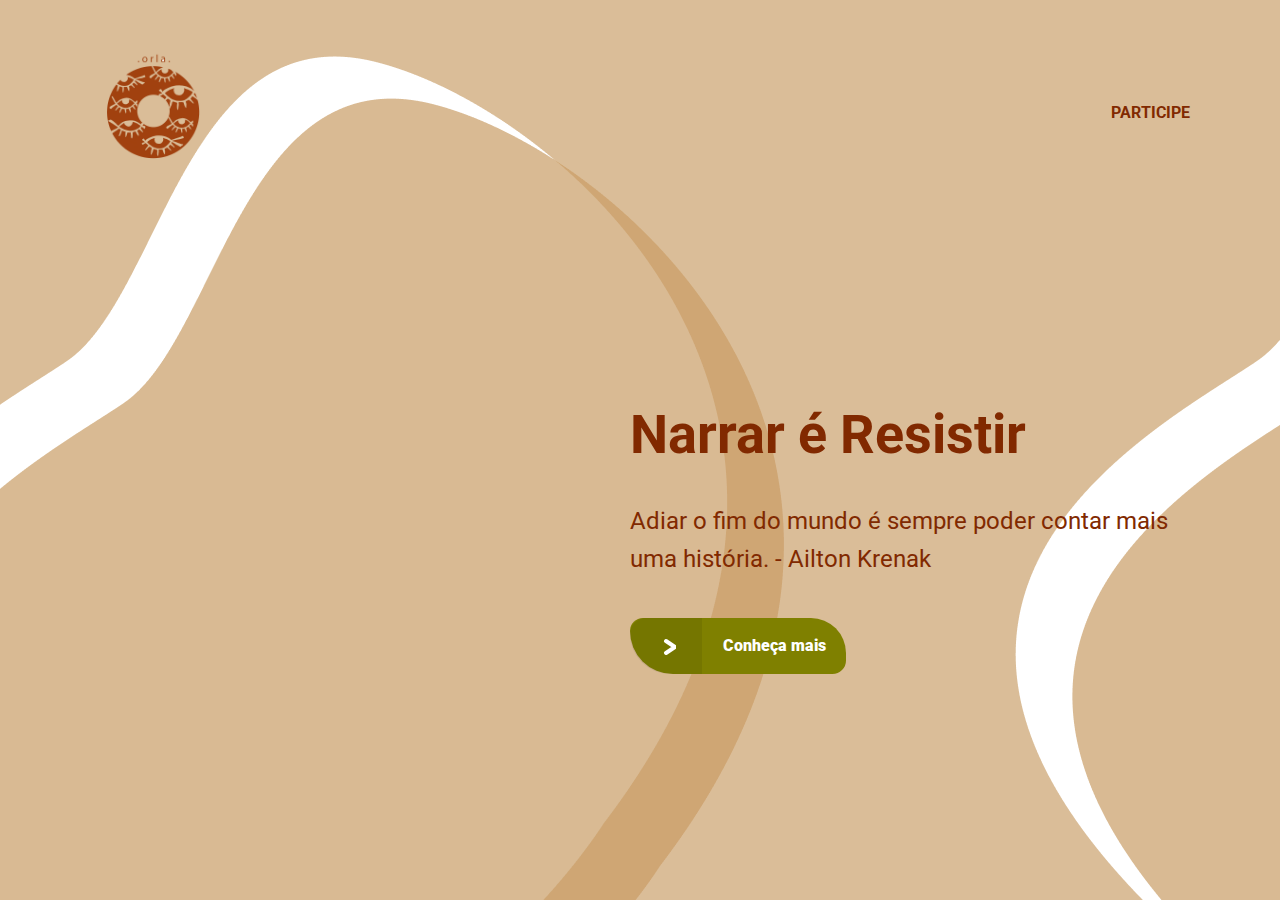
<file: index.html>
<!DOCTYPE html>
<html lang="en">

<head>
    <meta charset="UTF-8">
    <meta name="viewport" content="width=device-width, initial-scale=1.0">
    <title>Narrar é Resistir</title>
    <link href="https://fonts.googleapis.com/css2?family=Roboto:wght@300;700&display=swap" rel="stylesheet">
    <link rel="stylesheet" href="./src/style/main.css">
    <link rel="stylesheet" href="./src/style/home.css">
    <link rel="stylesheet" href="./src/style/modal.css">
    <link rel="stylesheet" href="./src/style/responsive.css">
</head>

<body>

    <div id="page-home">
        <div class="content">

            <header>
                <a href="index.html">
                    <img src="./src/assets/orlaaguas.png" alt="Logomarca da Orla"></a>
                <a class="bounce-in-top" href="contato.html"><span></span>Participe</a>
            </header>

            <main>
                <h1>Narrar é Resistir</h1>
                <p>Adiar o fim do mundo é sempre poder contar mais uma história. - Ailton Krenak</p>

                <a href="#"><span></span><strong>Conheça mais</strong></a>
            </main>
        </div>
    </div>

    <div id="modal" class="hide">
        <div class="content">
            <div class="header">
                <h2>Narrar é Resistir</h2>
                <a href="#">Fechar</a>
            </div>

            <form action="playlist.html">

                <div class="field">
                    <h3>Bem Vinda(o)! O Projeto...</h3>
                    <p>É uma coletânea online de narrativas ribeirinhas. A narrativa é uma forma milenar de resistência, tendo o poder de resgatar memórias individuais e coletivas, afirmar pertencimentos, conectar pessoas e criar presença em tempos de ausência.  A cada episódio, descobriremos os caminhos, cenários e personagens do Rio das Velhas e seus afluentes, guiados pelas histórias contadas pelos seus moradores.
                        <br></br>

                        O projeto “Narrar é Resistir” foi idealizado pelo coletivo “Orla”, uma articulação entre
                        movimentos que atuam na região de Venda Nova/BH, que visam sensibilizar, integrar e mobilizar
                        comunidades ribeirinhas a fim de potencializar o debate e ações que promovam saúde pública,
                        qualidade de vida, pertencimento, consciência ambiental e valorização cultural.
                        <br></br>
                    </p>
                    <h3>Está pronto para embarcar nessas águas?</h3>
                    <button>
                        <img src="./src/assets/play-white.svg" alt="botão de play">
                    </button>
                </div>
            </form>
        </div>
    </div>



    <script src="./src/scripts/index.js"></script>

</body>

</html>
</file>
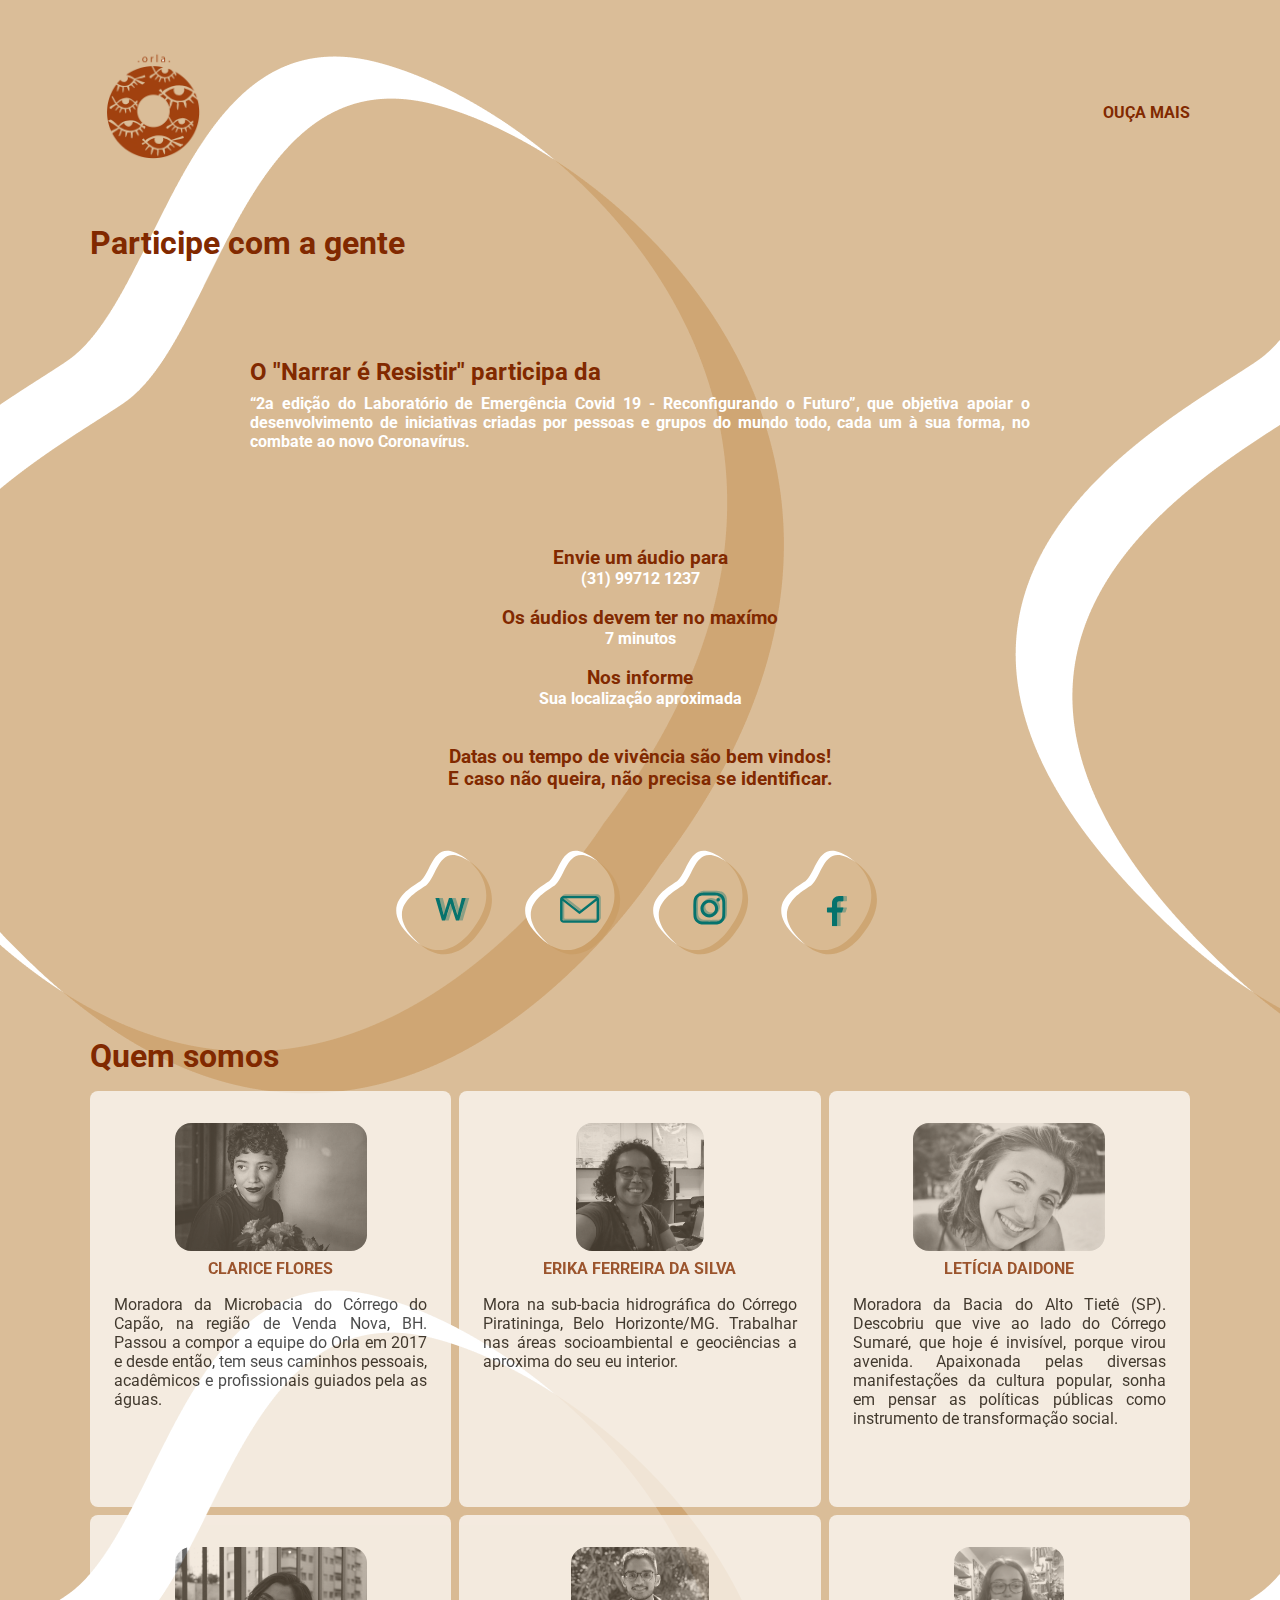
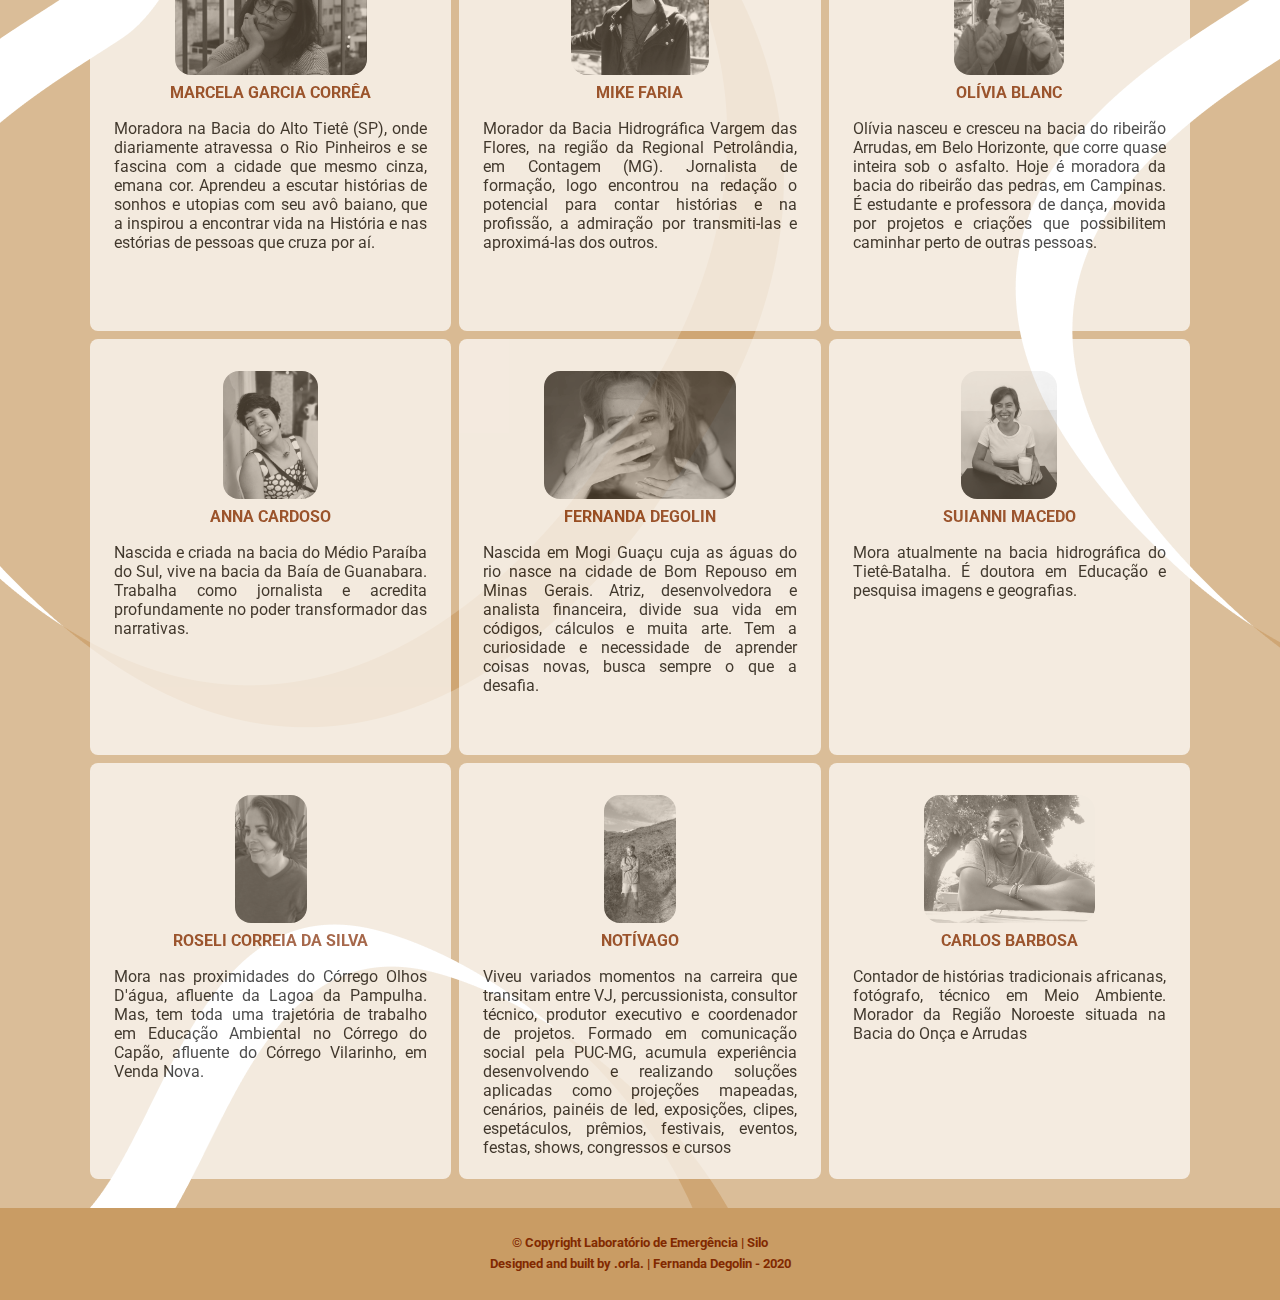
<file: contato.html>
<!DOCTYPE html>
<html lang="en">

<head>
    <meta charset="UTF-8">
    <meta name="viewport" content="width=device-width, initial-scale=1.0">
    <title>Contatos</title>

    <link href="https://fonts.googleapis.com/css2?family=Roboto:wght@300;700&display=swap" rel="stylesheet">
    <link rel="stylesheet" href="./src/style/main.css">
    <link rel="stylesheet" href="./src/style/contato.css">
    <link rel="stylesheet" href="./src/style/responsive.css">
</head>

<body>
    <div id="page-contato">
        <div class="content">

            <header>
                <a href="index.html">
                    <img src="./src/assets/orlaaguas.png" alt="Logomarca da Orla">
                </a>

                <a class="bounce-in-top" href="playlist.html">
                    <span></span>Ouça mais
                </a>  
            </header>

            <div class="contato">
                <h1>Participe com a gente</h1>
               
                    <div class="playlist-descricao-contato">
                        <h2>
                            O "Narrar é Resistir" participa da
                        </h2>
                        <p>
                            “2a edição do Laboratório de Emergência Covid 19 - Reconfigurando o Futuro”, que objetiva apoiar o desenvolvimento de iniciativas criadas por pessoas e grupos  do mundo todo, cada um à sua forma, no combate ao novo Coronavírus.
                        </p>
                    </div>

                <div class="contato-instrucao">
                    <!-- <span></span> -->
                    <h3>Envie um áudio para</h3>
                    <a href="https://bit.ly/30RUR4d" target="_blank">
                        <p>(31) 99712 1237</p>
                    </a>
                    <br>
                    
                    <h3>Os áudios devem ter no maxímo</h3>
                    <p>
                        7 minutos
                    </p>
                    <br>
                    <h3>Nos informe</h3>
                    <p>Sua localização aproximada</p><br><br>
                    <h3>Datas ou tempo de vivência são bem vindos! <br> E caso não queira, não precisa se identificar.
                    </h3></br>
                    <!-- <span></span> -->
                </div>

                <div class="contato-link">

                    <a href="https://bit.ly/30RUR4d" target="_blank">
                        <img src="./src/assets/whatsapp.svg" alt="Whatsapp">
                    </a>

                    <a href="mailto:orlacoletivo@gmail.com" target="_blank">
                        <img src="./src/assets/email.svg" alt="Email">
                    </a>

                    <a href="https://www.instagram.com/souorla/" target="_blank">
                        <img src="./src/assets/instagram.svg" alt="Instagram">
                    </a>

                    <a href="https://www.facebook.com/souorla/" target="_blank">
                        <img src="./src/assets/facebook.svg" alt="Facebook">
                    </a>

                </div>
            </div>


            <main>
                <h1>Quem somos</h1>
            </main>

            <div class="items-grid">

                <li data-id="1">
                    <img src="./src/assets/clarice.jpg" alt="Foto de Clarice">
                    <a href="https://www.instagram.com/__florice/" target="_blank">
                        <h4>Clarice Flores</h4>
                    </a>
                    <!--   <h5>AGUARDANDO</h5> -->
                    <p>Moradora da Microbacia do Córrego do Capão, na região de Venda Nova, BH. Passou a compor a
                        equipe do Orla em 2017 e desde então, tem seus caminhos pessoais, acadêmicos e profissionais
                        guiados pela as águas. </p>
                </li>

                <li data-id="2">
                    <img src="./src/assets/erika.jpg" alt="Foto de Erika">
                    <a href="https://www.linkedin.com/in/erika-ferreira-da-silva-5825a666/" target="_blank">
                        <h4>Erika Ferreira da Silva</h4>
                    </a>
                    <!-- <h5>Mestra em Análise e Modelagem de Sistemas Ambientais.</h5> -->
                    <p>Mora na sub-bacia hidrográfica do Córrego Piratininga, Belo Horizonte/MG. Trabalhar nas áreas socioambiental e geociências a aproxima do seu eu interior.</p>
                </li>

                <li data-id="3">
                    <img src="./src/assets/leticia.jpg" alt="Foto de Leticia">
                    <a href="https://www.linkedin.com/in/leticia-daidone-579b0413a/" target="_blank">
                        <h4>Letícia Daidone</h4>
                    </a>
                    <!-- <h5>Administradora pública, pesquisadora e ativista</h5> -->
                    <p>Moradora da Bacia do Alto Tietê (SP). Descobriu que vive ao lado do Córrego
                        Sumaré, que hoje é invisível, porque virou avenida. Apaixonada pelas diversas
                        manifestações da cultura popular, sonha em pensar as políticas públicas como instrumento
                        de transformação social.</p>
                </li>

                <li data-id="4">
                    <img src="./src/assets/marcela.jpg" alt="Foto de Marcela">
                    <a href="https://www.instagram.com/marcelagarciacorrea/" target="_blank">
                        <h4>Marcela Garcia Corrêa</h4>
                    </a>
                    <!-- <h5>Atriz e Desenvolvedora Front-end</h5> -->
                    <p>Moradora na Bacia do Alto Tietê (SP), onde diariamente atravessa o Rio Pinheiros e se fascina com a cidade que mesmo cinza, emana cor. Aprendeu a escutar histórias de sonhos e utopias com seu avô baiano, que a inspirou a encontrar vida na História e nas estórias de pessoas que cruza por aí.
                    </p>
                </li>

                <li data-id="5">
                    <img src="./src/assets/mike.jpg" alt="Foto de Mike">
                    <a href="https://www.instagram.com/mike_faria/" target="_blank">
                        <h4>Mike Faria</h4>
                    </a>
                    <!--  <h5>Jornalista</h5> -->
                    <p>Morador da Bacia Hidrográfica Vargem das Flores, na região da Regional Petrolândia, em Contagem
                        (MG). Jornalista de formação, logo encontrou na redação o potencial para contar histórias e na
                        profissão, a admiração por transmiti-las e aproximá-las dos outros.</p>
                </li>

                <li data-id="6">
                    <img src="./src/assets/olivia.jpeg" alt="Foto de Olivia">
                    <a href="https://www.instagram.com/bicho123456789/" target="_blank">
                        <h4>Olívia Blanc</h4>
                    </a>
                    <!--  <h5>Estudante de dança</h5> -->
                    <p>Olívia nasceu e cresceu na bacia do ribeirão Arrudas, em Belo Horizonte, que corre quase inteira sob o asfalto. Hoje é moradora da bacia do ribeirão das pedras, em Campinas. É estudante e professora de dança, movida por projetos e criações que possibilitem caminhar perto de outras pessoas.</p>
                </li>

                <li data-id="7">
                    <img src="./src/assets/anna.jpeg" alt="Foto de Anna">
                    <a href="https://www.linkedin.com/in/annacardoso/" target="_blank">
                        <h4>Anna Cardoso</h4>
                    </a>
                    <!-- <h5>Atriz e Desenvolvedora Front-end</h5> -->
                    <p>Nascida e criada na bacia do Médio Paraíba do Sul, vive na bacia da Baía de Guanabara. Trabalha como jornalista e acredita profundamente no poder transformador das narrativas.
                    </p>
                </li>

                <li data-id="8">
                    <img src="./src/assets/ROU_0994.jpg" alt="Foto de Fernanda">
                    <a href="https://linktr.ee/fernandadegolin" target="_blank">
                        <h4>Fernanda Degolin</h4>
                    </a>
                    <!--  <h5>Atriz e Desenvolvedora Front-end</h5> -->
                    <p>Nascida em Mogi Guaçu cuja as águas do rio nasce na cidade de Bom Repouso em Minas Gerais. Atriz,
                        desenvolvedora e analista financeira, divide sua vida em códigos, cálculos e muita arte. Tem a
                        curiosidade e necessidade de aprender coisas novas, busca sempre o que a desafia.</p>
                </li>

                <li data-id="9">
                    <img src="./src/assets/suianni.JPG" alt="Foto de Suianni">
                    <a href=" https://www.instagram.com/suianni/" target="_blank">
                        <h4>Suianni Macedo</h4>
                    </a>
                    <!-- <h5>Atriz e Desenvolvedora Front-end</h5> -->
                    <p>Mora atualmente na bacia hidrográfica do Tietê-Batalha. É doutora em Educação e pesquisa imagens e geografias.
                    </p>
                </li>

                <li data-id="10">
                    <img src="./src/assets/roseli.jpg" alt="Foto de Roseli">
                    <a href="mailto:ilicorreia13@gmail.com" target="_blank">
                        <h4>Roseli Correia da Silva</h4>
                    </a>
                    <!-- <h5>Professora da Educação Básica</h5> -->
                    <p>Mora nas proximidades do Córrego Olhos D'água, afluente da Lagoa da Pampulha. Mas, tem toda uma trajetória de trabalho em Educação Ambiental no Córrego do Capão, afluente  do Córrego Vilarinho, em Venda Nova.</p>
                </li>

                <li data-id="11">
                    <img src="./src/assets/notivago.jpeg" alt="Foto de Notívago">
                    <a href="http://www.vjnotivago.com.br/" target="_blank">
                        <h4>Notívago</h4>
                    </a>
                  <!--   <h5></h5> -->
                    <p>Viveu variados momentos na carreira que transitam entre VJ,
                        percussionista, consultor técnico, produtor executivo e coordenador de projetos. Formado
                        em comunicação social pela PUC-MG, acumula experiência desenvolvendo e realizando
                        soluções aplicadas como projeções mapeadas, cenários, painéis de
                        led, exposições, clipes, espetáculos, prêmios, festivais, eventos, festas, shows, congressos
                        e cursos</p>
                </li>

                <li data-id="12">
                    <img src="./src/assets/carlos.jpeg" alt="">
                    <a href="" target="_blank">
                        <h4>Carlos Barbosa</h4>
                    </a>
                    <!-- <h5>Atriz e Desenvolvedora Front-end</h5> -->
                    <p>Contador de histórias tradicionais africanas, fotógrafo, técnico em Meio Ambiente.
                       Morador da Região Noroeste situada na Bacia do Onça e Arrudas</p>
                </li>
            </div>
        </div>


        <footer>

            <div class="copy">
                <p>&copy; Copyright Laboratório de Emergência | Silo
                    <br>Designed and built by .orla. | Fernanda Degolin - 2020</p>
            </div>

        </footer>



</html>
</file>
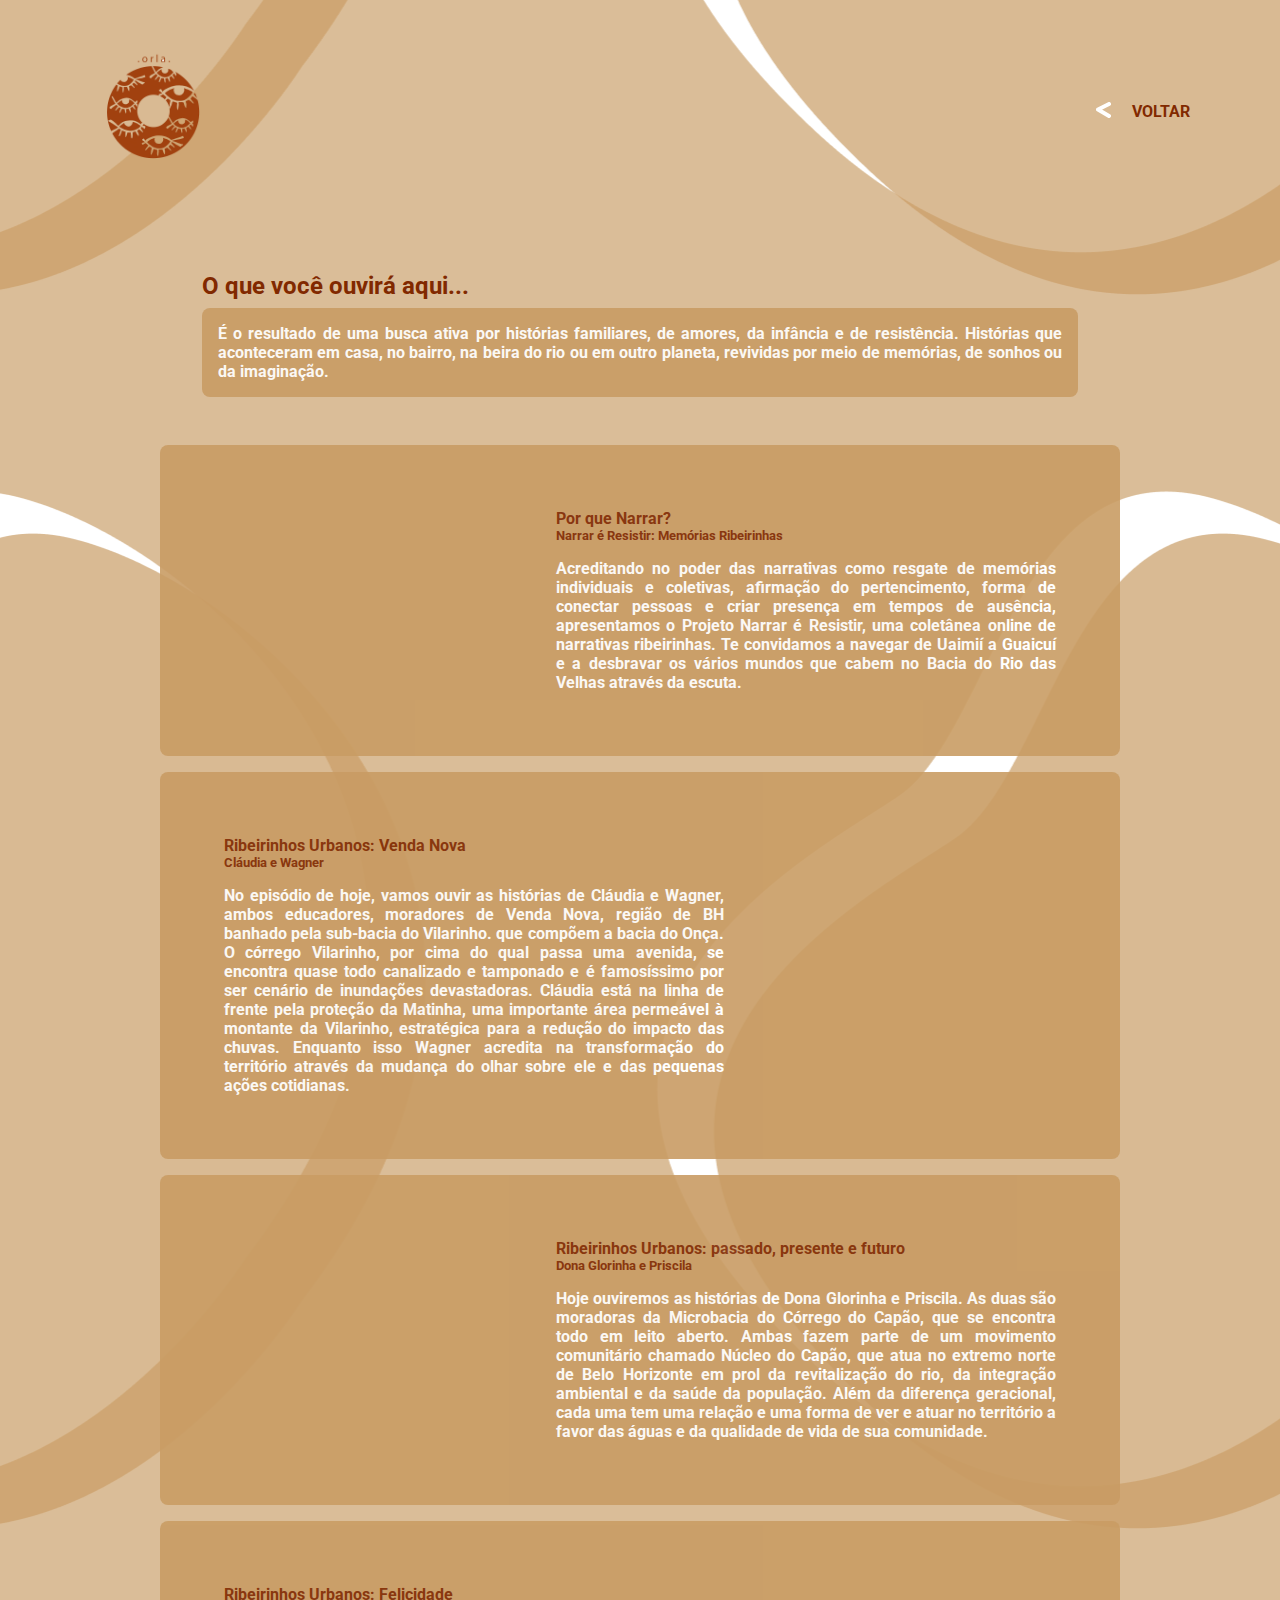
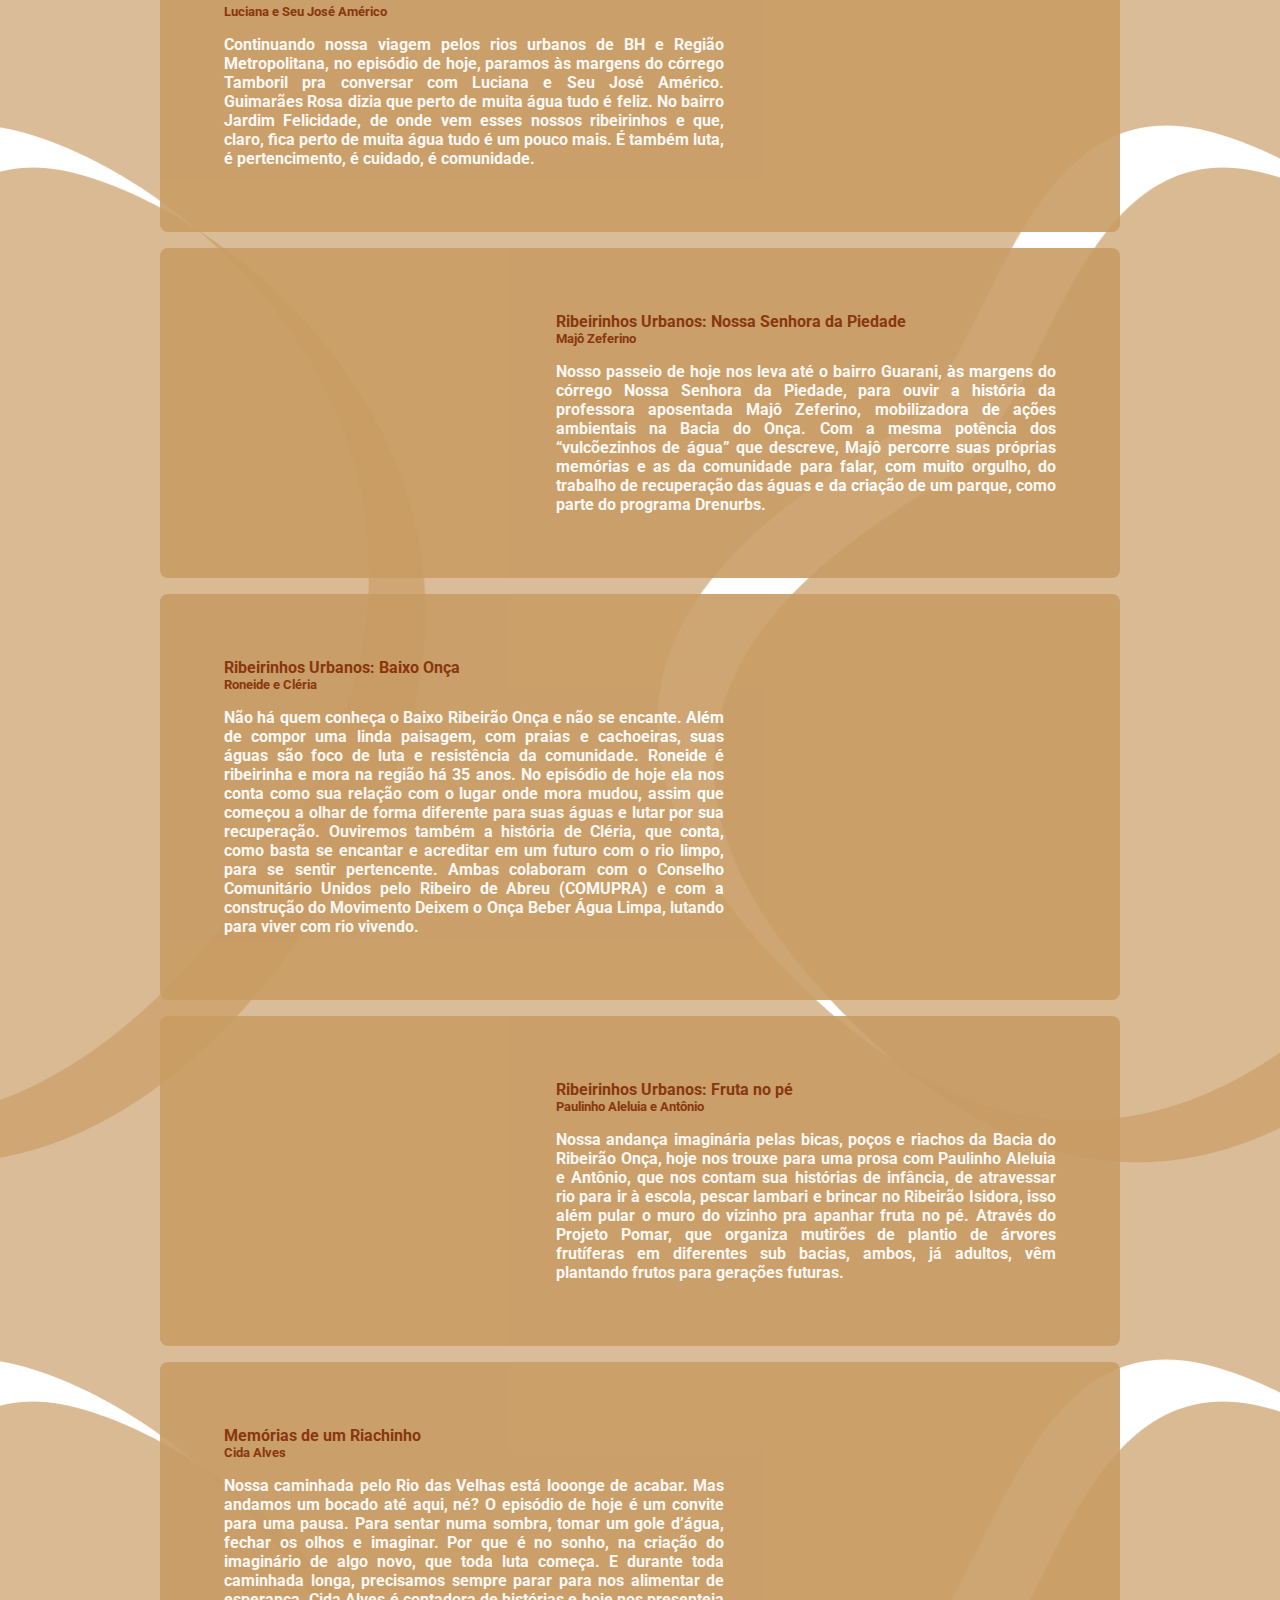
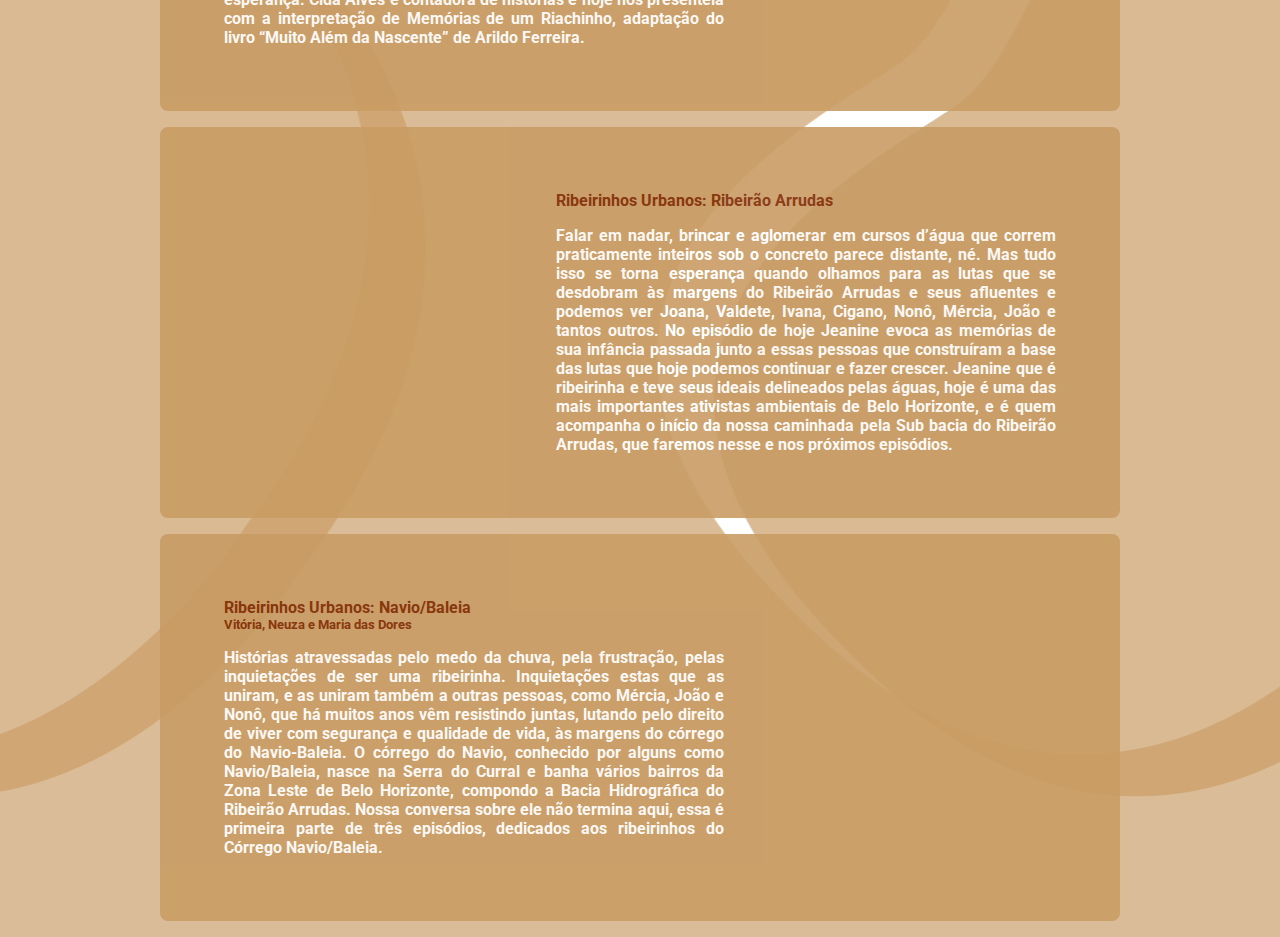
<file: playlist.html>
<!DOCTYPE html>
<html lang="en">

<head>
    <meta charset="UTF-8">
    <meta name="viewport" content="width=device-width, initial-scale=1.0">
    <title>Playlist</title>

    <link href="https://fonts.googleapis.com/css2?family=Roboto:wght@300;700&display=swap" rel="stylesheet">

    <link rel="stylesheet" href="./src/style/main.css">
    <link rel="stylesheet" href="./src/style/playlist.css">
    <link rel="stylesheet" href="./src/style/responsive.css">

</head>

<body>
    <div id="page-playlist">
        <div class="content">

            <header>
                <img src="./src/assets/orlaaguas.png" alt="Logomarca da Orla">
                <a href="index.html"><span></span>VOLTAR</a>
            </header>

            <!-- Link Spotify: https://open.spotify.com/show/6GkrENTGXlSKtxgipxZ99l -->

            <main>
                <div class="playlist-descricao">
                    <h2>O que você ouvirá aqui...</h2>
                    <p>É o resultado de uma busca ativa por histórias familiares, de amores, da infância e de
                        resistência.
                        Histórias que aconteceram em casa, no bairro, na beira do rio ou em outro planeta, revividas por
                        meio de memórias, de sonhos ou da imaginação.
                    </p>
                </div>

                <div class="playlist" id="1">
                    <div class="playlist-direita">
                        <iframe src="https://anchor.fm/clarice-flores/embed/episodes/Por-que-Narrar-eflocg"
                            height="102px" width="400px" frameborder="0" scrolling="no"></iframe>

                        <div class="playlist-d-text">
                            <h4>Por que Narrar?</h4>
                            <h5>Narrar é Resistir: Memórias Ribeirinhas</h5>
                            <p>Acreditando no poder das narrativas como resgate de memórias individuais e coletivas,
                                afirmação do pertencimento, forma de conectar pessoas e criar presença em tempos de
                                ausência, apresentamos o Projeto Narrar é Resistir, uma coletânea online de narrativas
                                ribeirinhas. Te convidamos a navegar de Uaimií a Guaicuí e a desbravar os vários mundos
                                que cabem no Bacia do Rio das Velhas através da escuta.
                            </p>
                        </div>
                    </div>
                </div>

                <div class="playlist" id="2">
                    <div class="playlist-esquerda">
                        <iframe
                            src="https://anchor.fm/clarice-flores/embed/episodes/Ribeirinhos-Urbanos-Venda-Nova-efmpsj"
                            height="102px" width="400px" frameborder="0" scrolling="no"></iframe>

                        <div class="playlist-e-text">
                            <h4>Ribeirinhos Urbanos: Venda Nova</h4>
                            <h5>Cláudia e Wagner</h5>
                            <p>No episódio de hoje, vamos ouvir as histórias de Cláudia e Wagner, ambos educadores,
                                moradores de Venda Nova, região de BH banhado pela sub-bacia do Vilarinho. que compõem a
                                bacia do Onça. O córrego Vilarinho, por cima do qual passa uma avenida, se encontra
                                quase todo canalizado e tamponado e é famosíssimo por ser cenário de inundações
                                devastadoras. Cláudia está na linha de frente pela proteção da Matinha, uma importante
                                área permeável à montante da Vilarinho, estratégica para a redução do impacto das
                                chuvas. Enquanto isso Wagner acredita na transformação do território através da mudança
                                do olhar sobre ele e das pequenas ações cotidianas.
                            </p>
                        </div>
                    </div>
                </div>

                <div class="playlist" id="3">
                    <div class="playlist-direita">
                        <iframe
                            src="https://anchor.fm/clarice-flores/embed/episodes/Ribeirinhos-Urbanos-passado--presente-e-futuro-eg5sjp"
                            height="102px" width="400px" frameborder="0" scrolling="no"></iframe>

                        <div class="playlist-d-text">
                            <h4>Ribeirinhos Urbanos: passado, presente e futuro</h4>
                            <h5>Dona Glorinha e Priscila</h5>
                            <p>Hoje ouviremos as histórias de Dona Glorinha e Priscila. As duas são moradoras da
                                Microbacia do Córrego do Capão, que se encontra todo em leito aberto. Ambas fazem parte
                                de um movimento comunitário chamado Núcleo do Capão, que atua no extremo norte de Belo
                                Horizonte em prol da revitalização do rio, da integração ambiental e da saúde da
                                população. Além da diferença geracional, cada uma tem uma relação e uma forma de ver e
                                atuar no território a favor das águas e da qualidade de vida de sua comunidade.
                            </p>
                        </div>
                    </div>
                </div>

                <div class="playlist" id="4">
                    <div class="playlist-esquerda">
                        <iframe
                            src="https://anchor.fm/clarice-flores/embed/episodes/Ribeirinhos-Urbanos-Felicidade-egfbai"
                            height="102px" width="400px" frameborder="0" scrolling="no"></iframe>

                        <div class="playlist-e-text">
                            <h4>Ribeirinhos Urbanos: Felicidade</h4>
                            <h5>Luciana e Seu José Américo</h5>
                            <p>Continuando nossa viagem pelos rios urbanos de BH e Região Metropolitana, no episódio de
                                hoje, paramos às margens do córrego Tamboril pra conversar com Luciana e Seu José
                                Américo. Guimarães Rosa dizia que perto de muita água tudo é feliz. No bairro Jardim
                                Felicidade, de onde vem esses nossos ribeirinhos e que, claro, fica perto de muita água
                                tudo é um pouco mais. É também luta, é pertencimento, é cuidado, é comunidade.
                            </p>
                        </div>
                    </div>
                </div>

                <div class="playlist" id="5">
                    <div class="playlist-direita">
                        <iframe
                            src="https://anchor.fm/clarice-flores/embed/episodes/Ribeirinhos-Urbanos-Nossa-Senhora-da-Piedade-egqpl9"
                            height="102px" width="400px" frameborder="0" scrolling="no"></iframe>

                        <div class="playlist-d-text">
                            <h4>Ribeirinhos Urbanos: Nossa Senhora da Piedade</h4>
                            <h5>Majô Zeferino</h5>
                            <p>Nosso passeio de hoje nos leva até o bairro Guarani, às margens do córrego Nossa Senhora
                                da Piedade, para ouvir a história da professora aposentada Majô Zeferino, mobilizadora
                                de ações ambientais na Bacia do Onça. Com a mesma potência dos “vulcõezinhos de água”
                                que descreve, Majô percorre suas próprias memórias e as da comunidade para falar, com
                                muito orgulho, do trabalho de recuperação das águas e da criação de um parque, como
                                parte do programa Drenurbs.
                            </p>
                        </div>
                    </div>
                </div>

                <div class="playlist" id="6">
                    <div class="playlist-esquerda">
                        <iframe
                            src="https://anchor.fm/clarice-flores/embed/episodes/Ribeirinhos-Urbanos-Baixo-Ona-ei41vt"
                            height="102px" width="400px" frameborder="0" scrolling="no"></iframe>

                        <div class="playlist-e-text">
                            <h4>Ribeirinhos Urbanos: Baixo Onça</h4>
                            <h5>Roneide e Cléria</h5>
                            <p>Não há quem conheça o Baixo Ribeirão Onça e não se encante. Além de compor uma linda
                                paisagem, com praias e cachoeiras, suas águas são foco de luta e resistência da
                                comunidade. Roneide é ribeirinha e mora na região há 35 anos. No episódio de hoje ela
                                nos conta como sua relação com o lugar onde mora mudou, assim que começou a olhar de
                                forma diferente para suas águas e lutar por sua recuperação. Ouviremos também a história
                                de Cléria, que conta, como basta se encantar e acreditar em um futuro com o rio limpo,
                                para se sentir pertencente. Ambas colaboram com o Conselho Comunitário Unidos pelo
                                Ribeiro de Abreu (COMUPRA) e com a construção do Movimento Deixem o Onça Beber Água
                                Limpa, lutando para viver com rio vivendo.
                            </p>
                        </div>
                    </div>
                </div>

                <div class="playlist" id="7">
                    <div class="playlist-direita">
                        <iframe
                            src="https://anchor.fm/clarice-flores/embed/episodes/Ribeirinhos-Urbanos-Fruta-no-p-eio48f"
                            height="102px" width="400px" frameborder="0" scrolling="no"></iframe>

                        <div class="playlist-d-text">
                            <h4>Ribeirinhos Urbanos: Fruta no pé</h4>
                            <h5>Paulinho Aleluia e Antônio</h5>
                            <p>Nossa andança imaginária pelas bicas, poços e riachos da Bacia do Ribeirão Onça, hoje nos
                                trouxe para uma prosa com Paulinho Aleluia e Antônio, que nos contam sua histórias de
                                infância, de atravessar rio para ir à escola, pescar lambari e brincar no Ribeirão
                                Isidora, isso além pular o muro do vizinho pra apanhar fruta no pé.

                                Através do Projeto Pomar, que organiza mutirões de plantio de árvores frutíferas em
                                diferentes sub bacias, ambos, já adultos, vêm

                                plantando frutos para gerações futuras.
                            </p>
                        </div>
                    </div>
                </div>

                <div class="playlist" id="8">
                    <div class="playlist-esquerda">
                        <iframe src="https://anchor.fm/clarice-flores/embed/episodes/Memrias-de-um-Riachinho-ej3ms5" height="102px" width="400px" frameborder="0" scrolling="no"></iframe>

                        <div class="playlist-e-text">
                            <h4>Memórias de um Riachinho</h4>
                            <h5>Cida Alves</h5>
                            <p>
                                Nossa caminhada pelo Rio das Velhas está looonge de acabar. Mas andamos um bocado até aqui, né? O episódio de hoje é um convite para uma pausa. Para sentar numa sombra, tomar um gole d’água, fechar os olhos e imaginar. Por que é no sonho, na criação do imaginário de algo novo, que toda luta começa. E durante toda caminhada longa, precisamos sempre parar para nos alimentar de esperança. Cida Alves é contadora de histórias e hoje nos presenteia com a interpretação de Memórias de um Riachinho, adaptação do livro “Muito Além da Nascente” de Arildo Ferreira.
                            </p>
                        </div>
                    </div>
                </div>

                <div class="playlist" id="9">
                    <div class="playlist-direita">
                        <iframe src="https://anchor.fm/clarice-flores/embed/episodes/Ribeirinhos-Urbanos-Ribeiro-Arrudas-ell70e" height="102px" width="400px" frameborder="0" scrolling="no"></iframe>

                        <div class="playlist-d-text">
                            <h4>Ribeirinhos Urbanos: Ribeirão Arrudas</h4>
                            <!-- <h5>Paulinho Aleluia e Antônio</h5> -->
                            <p>
                                Falar em nadar, brincar e aglomerar em cursos d’água que correm praticamente inteiros sob o concreto parece distante, né. Mas tudo isso se torna esperança quando olhamos para as lutas que se desdobram às margens do Ribeirão Arrudas e seus afluentes e podemos ver Joana, Valdete, Ivana, Cigano, Nonô, Mércia, João e tantos outros. No episódio de hoje Jeanine evoca as memórias de sua infância passada junto a essas pessoas que construíram a base das lutas que hoje podemos continuar e fazer crescer. Jeanine que é ribeirinha e teve seus ideais delineados pelas águas, hoje é uma das mais importantes ativistas ambientais de Belo Horizonte, e é quem acompanha o início da nossa caminhada pela Sub bacia do Ribeirão Arrudas, que faremos nesse e nos próximos episódios.
                            </p>
                        </div>
                    </div>
                </div>

                <div class="playlist" id="10">
                    <div class="playlist-esquerda">
                        <iframe src="https://anchor.fm/clarice-flores/embed/episodes/Ribeirinhos-Urbanos-NavioBaleia-en23vr" height="102px" width="400px" frameborder="0" scrolling="no"></iframe>

                        <div class="playlist-e-text">
                            <h4>Ribeirinhos Urbanos: Navio/Baleia</h4>
                            <h5>Vitória, Neuza e Maria das Dores</h5>
                            <p>
                                Histórias atravessadas pelo medo da chuva, pela frustração, pelas inquietações de ser uma ribeirinha. Inquietações estas que as uniram, e as uniram também a outras pessoas, como Mércia, João e Nonô, que há muitos anos vêm resistindo juntas, lutando pelo direito de viver com segurança e qualidade de vida, às margens do

                                córrego do Navio-Baleia. O córrego do Navio, conhecido por alguns como Navio/Baleia, nasce na Serra do Curral e banha vários bairros da Zona Leste de Belo Horizonte, compondo a Bacia Hidrográfica do Ribeirão Arrudas. Nossa conversa sobre ele não termina aqui, essa é primeira parte de três episódios, dedicados aos ribeirinhos do Córrego Navio/Baleia.
                            </p>
                        </div>
                    </div>
                </div>
            </main>
        </div>
    </div>

</body>

</html>
</file>
<file: src/style/main.css>
*{
    margin: 0;
    padding: 0;
    box-sizing: border-box;
}

:root{
    --title-color: rgb(129, 41, 0);
    --background-color: rgb(227, 204, 175);
    --um-color: rgb(127, 128, 0);
    --dois-color: rgb(169, 97, 0);
    --tres-color: rgb(6, 115, 109);
    --quatro-color: rgb(201, 156, 100);
    --cinco-color: #ffffff;
}

body{
    font-family: 'Roboto', sans-serif;
    background: var(--background-color);
    -webkit-font-smoothing: antialiased;
}

a{
    text-decoration: none;
}

h1, h2, h3, h4, h5, h6{
    color: var(--title-color);
    

}
</file>
<file: src/style/home.css>
#page-home{
    height: 100vh;
    background: url(../assets/background.png);
    background-position: 75vw top;
    
}

    #page-home .content{
        max-width: 1100px;
        width: 90%;
        margin: 0 auto;
        display: flex;
        flex-direction: column;
        height: 100%;
}

#page-home header{
    display: flex;
    align-items: center;
    justify-content: space-between;
    margin-top: 3em;
}   

    #page-home img{
        width: auto;
        height: 8em;
    }

    #page-home header a{
        display: flex;
        color: var(--title-color);
        font-weight: 700;
        text-transform: uppercase;
    }

    #page-home header span{
        display: flex;
        height: auto;
        width: 1.5em;
        margin-right: 1em;
    }

#page-home main{
    max-width: 35em;
    flex: 1;
    display: flex;
    flex-direction: column;
    justify-content: center;
    margin-left: auto;
}

    #page-home main h1{
        font-size: 3.375em;
    }

    #page-home main p{
        font-size: 1.5em;
        line-height: 38px;
        margin-top: 1.5em;
        color: var(--title-color);
    }

    #page-home main p span{
        font-size: .7em;
        font-weight: bold;
    }

    #page-home main a{
        display: flex;
        align-items: center;
        margin-top: 2.5em;
        width: 78%;
        max-width: 13.5em;
        background: var(--um-color);
        height: 3.5em;
        border-radius: 11.5em 31em 12em 38em;
        text-align: center;
        color: #ffffff;
        font-weight: bold;
        font-size: 1em;
        transition: 400ms;
    }

        #page-home main a:hover{
            background: var(--tres-color);
            color: #ffffff;
        }

    #page-home main a span{
        width: 4.5em;
        height: 3.5em;
        background-color: rgba(0, 0, 0, 0.08);
        border-top-left-radius: 1em;
        border-bottom-left-radius: 2.5em;
        display: flex;
        align-items: center;
        justify-content: center;
    }

        #page-home main a span::after{
            content: "";
            background-image: url(../assets/play-white.svg);
            width: 1.25em;
            height: 1.25em;
        }

    #page-home main a strong{
        flex: 1;
    }


    
/* ANIMAÇÃO */
.bounce-in-top {
	animation: bounce-in-top 1.2s 1 both;
} 

/* ----------------------------------------------
 * Generated by Animista on 2020-6-19 0:5:54
 * Licensed under FreeBSD License.
 * See http://animista.net/license for more info. 
 * w: http://animista.net, t: @cssanimista
 * ---------------------------------------------- */

/**
 * ----------------------------------------
 * animation bounce-in-top
 * ----------------------------------------
 */
 @keyframes bounce-in-top {
    0% {
      transform: translateY(-500px);
      animation-timing-function: ease-in;
      opacity: 0;
    }
    38% {
      transform: translateY(0);
      animation-timing-function: ease-out;
      opacity: 1;
    }
    55% {
      transform: translateY(-65px);
      animation-timing-function: ease-in;
    }
    72% {
      transform: translateY(0);
      animation-timing-function: ease-out;
    }
    81% {
      transform: translateY(-28px);
      animation-timing-function: ease-in;
    }
    90% {
      transform: translateY(0);
      animation-timing-function: ease-out;
    }
    95% {
      transform: translateY(-8px);
      animation-timing-function: ease-in;
    }
    100% {
      transform: translateY(0);
      animation-timing-function: ease-out;
    }
  }
</file>
<file: src/style/modal.css>
#modal{
    background: var(--tres-color);
    opacity: .9;    
    position: fixed;
    width: 100vw;
    height: 100vh;
    top: 0;
    display: flex;
    justify-content: center;
    align-items: center;
    transition: 400ms;
}

#modal.hide{
    display: none;
}

    #modal .content{
        color: var(--cinco-color);
        width: 26.25em;
    }

    #modal .header{
        display: flex;
        align-items: center;
        justify-content: space-between;
    }

        #modal .header a {
            background-image: url("../assets/x.svg");
            width: 20px;
            height: 20px;
            display: flex;
            font-size: 0.01px;
        }

        #modal .header h2{
            color: var(--cinco-color);
            font-size: 2em;
            line-height: 2.625em;
        }

    #modal .field h3{
        margin: 1em 0 1em 0;
        color: var(--cinco-color);
    }

    #modal .field p{
        margin: 1em 0 1em 0;
        color: var(--cinco-color);
        text-align: justify;
    }

    #modal form button{
        width: 10.5em;
        height: 3.5em;
        margin-top: 1em;
        background-color: var(--um-color);
        border: 0;
        border-radius: 11.5em 31em 12em 38em;
        transition: 400ms;
        cursor: pointer;
    }

        #modal form button:hover{
            background-color: var(--tres-color);
            scale: 1.0;
        }

        #modal form button span{
            color: var(--cinco-color);
    
        }
</file>
<file: src/style/responsive.css>
/* PAGINA PLAYLIST */
@media only screen and (max-width: 375px){
    .playlist{
        display: block;
        padding: 3em;
    }

    .playlist-descricao{
        margin: auto;
    }

    /* .playlist-descricao p{
        background: transparent;
    } */

    .playlist-direita,
    .playlist-esquerda{
        display: block;
    }

        .playlist-direita iframe,
        .playlist-esquerda iframe{
            display: block;
            width: 100%;
            margin: auto;
        }

    .playlist-direita .playlist-d-text,
    .playlist-esquerda .playlist-e-text{
        margin-top: 1em;
        text-align: center;
    }

    .playlist-direita .playlist-d-text p,
    .playlist-esquerda .playlist-e-text p{
        margin-bottom: 1em;
        text-align: justify;
        font-weight: normal;
    }
}

/* PAGINA INDEX */
@media only screen and (max-width: 375px){
    #page-home main{
        margin-top: 2em;
    }

        #page-home main a{
            margin-bottom: 7em;
        }
}

/* PAGINA NARRAR É RESISTIR */
@media only screen and (max-width: 375px){
    #modal .content{
        margin: 0 1em;
    }

    #modal .header{
        font-size: .7em;
    }
    
    #modal .field h3, p{
        margin: 0;
        margin-bottom: -6px;
    }

    #modal form button{
        margin: 0 7em 5em 6em;
    }
}

/* PAGINA CONTATOS */
@media only screen and (max-width: 375px){
    .playlist-descricao-contato{
        margin: auto;
        padding: 2.5em;
    }
   
    .contato{
        text-align: center;
    }

    .contato .contato-instrucao{
        margin-top: 2em;
    }
}



/* PAGINA QUEM SOMOS */
@media only screen and (max-width: 375px){

    main h1{
        text-align: center;
    }

    .items-grid{
    display: block;
    margin-top: 2em;
    margin-bottom: 2em;
    }

    .items-grid li{
        margin-bottom: 1em;
    }

}
</file>
<file: src/style/contato.css>
#page-contato{
    height: 100%;
    background: url(../assets/background.png);
    background-position: 75vw top;
}

    #page-contato .content{
        max-width: 1100px;
        width: 90%;
        margin: 0 auto;
        display: flex;
        flex-direction: column;
        height: 100%;
}

    #page-contato img{
        width: auto;
        height: 8em;
    }

	#page-contato header{
	    display: flex;
	    align-items: center;
	    justify-content: space-between;
	    margin-top: 3em;
	}   

    #page-contato header a{
        display: flex;
        color: var(--title-color);
        font-weight: 700;
        text-transform: uppercase;
    }

    #page-contato header span{
        display: flex;
        height: auto;
        width: 1.5em;
        margin-right: 1em;
    }

    .playlist-descricao-contato{
        margin: 1em 5em;
        padding: 5em;
    }
    
        .playlist-descricao-contato p{
            color: var(--cinco-color);
            margin-top: .5em;
            font-weight: bold;
            text-align: justify;
        }

.contato{
    margin-top: 3em;
}

    .contato .contato-instrucao{
        margin-top: 1em;
        text-align: center;
        color: var(--cinco-color);
        font-weight: bold;
    }

        .contato .contato-instrucao a{
            color: var(--cinco-color);
        }

    .contato .contato-link{
        text-align: center;
        padding: 1em 1.5em 1em;
        margin-top: 1em;
        margin-bottom: 3em;
    }

    .contato-link img{
        transition: 1s all;
    }

    .contato-link img:hover{
        transform: scale(1.2);
    }

.items-grid{
    display: grid;
    grid-template-columns: 1fr 1fr 1fr;
    gap: .5em;
    margin-top: 1em;
    margin-bottom: 1em;

}

    .items-grid li{
        background-color: var(--cinco-color);
        opacity: .7;
        list-style: none;
        border-radius: .5em;
        height: 26em;
        padding: 2em 1.5em 1em;

        display: flex;
        flex-direction: column;
        align-items: center;
        justify-content: space-between;
        text-align: center;
    }

    .items-grid img{
        border-radius: 1em;
        filter: grayscale(100%);
        
    }

    .items-grid li img:hover{
        filter: grayscale(0%);
    }

    .items-grid a{
        text-transform: uppercase;
        margin-top: .5em;
        margin-bottom: .3em;
        transition: 1s all;
    }

    .items-grid a:active,
    .items-grid a:hover{
        transform: scale(1.2);
        text-decoration: var(--title-color) underline;
        color: var(--tres-color);
    }

    .items-grid li p{
        flex: 1;
        text-align: justify;
        margin-top: 0.75em;
    }


    footer{
        background-color: var(--quatro-color);
        margin-top: 1em;
        padding: 2em;
        text-align: center;
        color: var(--title-color);
        font-weight: bold;
        line-height: 1.6em;
        font-size: .8em;
    }

/* ANIMAÇÃO */
.bounce-in-top {
	animation: bounce-in-top 1.2s 1 both;
} 

/* ----------------------------------------------
 * Generated by Animista on 2020-6-19 0:5:54
 * Licensed under FreeBSD License.
 * See http://animista.net/license for more info. 
 * w: http://animista.net, t: @cssanimista
 * ---------------------------------------------- */

/**
 * ----------------------------------------
 * animation bounce-in-top
 * ----------------------------------------
 */
 @keyframes bounce-in-top {
    0% {
      transform: translateY(-500px);
      animation-timing-function: ease-in;
      opacity: 0;
    }
    38% {
      transform: translateY(0);
      animation-timing-function: ease-out;
      opacity: 1;
    }
    55% {
      transform: translateY(-65px);
      animation-timing-function: ease-in;
    }
    72% {
      transform: translateY(0);
      animation-timing-function: ease-out;
    }
    81% {
      transform: translateY(-28px);
      animation-timing-function: ease-in;
    }
    90% {
      transform: translateY(0);
      animation-timing-function: ease-out;
    }
    95% {
      transform: translateY(-8px);
      animation-timing-function: ease-in;
    }
    100% {
      transform: translateY(0);
      animation-timing-function: ease-out;
    }
  }
</file>
<file: src/style/playlist.css>
#page-playlist{
    height: 100%;
    background: url(../assets/background.png);
    background-position: 47vw bottom;
   
}

    #page-playlist .content{
        max-width: 1100px;
        width: 90%;
        margin: 0 auto;
        display: flex;
        flex-direction: column;
        height: 100%;
}

#page-playlist header{
    display: flex;
    align-items: center;
    justify-content: space-between;
    margin-top: 3em;
    margin-bottom: 3em;
}   

    #page-playlist img{
        width: auto;
        height: 8em;
    }

    #page-playlist header a{
        display: flex;
        color: var(--title-color);
        font-weight: 700;
    }

    #page-playlist header span{
        background: url(../assets/voltar.svg) no-repeat;
        height: 1.25em;
        width: 1.25em;
        margin-right: 1em;
        display: flex;
    }

.playlist-descricao{
    margin: 1em 5em;
    padding: 2em;
}

    .playlist-descricao p{
        color: var(--cinco-color);
        margin-top: .5em;
        font-weight: bold;
        text-align: justify;
        background: var(--quatro-color);
        opacity: .9;
        border-radius: .5em;
        padding: 1em;
    }

.playlist{
    background-color: var(--quatro-color);
    opacity: .9;
    margin: 1em auto;
    padding: 4em;
    border-radius: .5em;
    max-width: 60em;
    display: flex;
}

    .playlist-direita{
        display: flex;
        justify-content: space-around;
        align-items: center;
        flex-direction: row;
    }

        .playlist-direita iframe{
            margin-right: 2em;
        }

    .playlist-direita .playlist-d-text p,
    .playlist-esquerda .playlist-e-text p{
        margin-top: 1em;
        color: var(--cinco-color);
        font-weight: bold;
        text-align: justify;
    }

    .playlist-esquerda{
        display: flex;
        justify-content: space-around;
        align-items: center;
        flex-direction: row-reverse;
    }

    .playlist-esquerda iframe{
        margin-left: 2em;
    }
</file>
